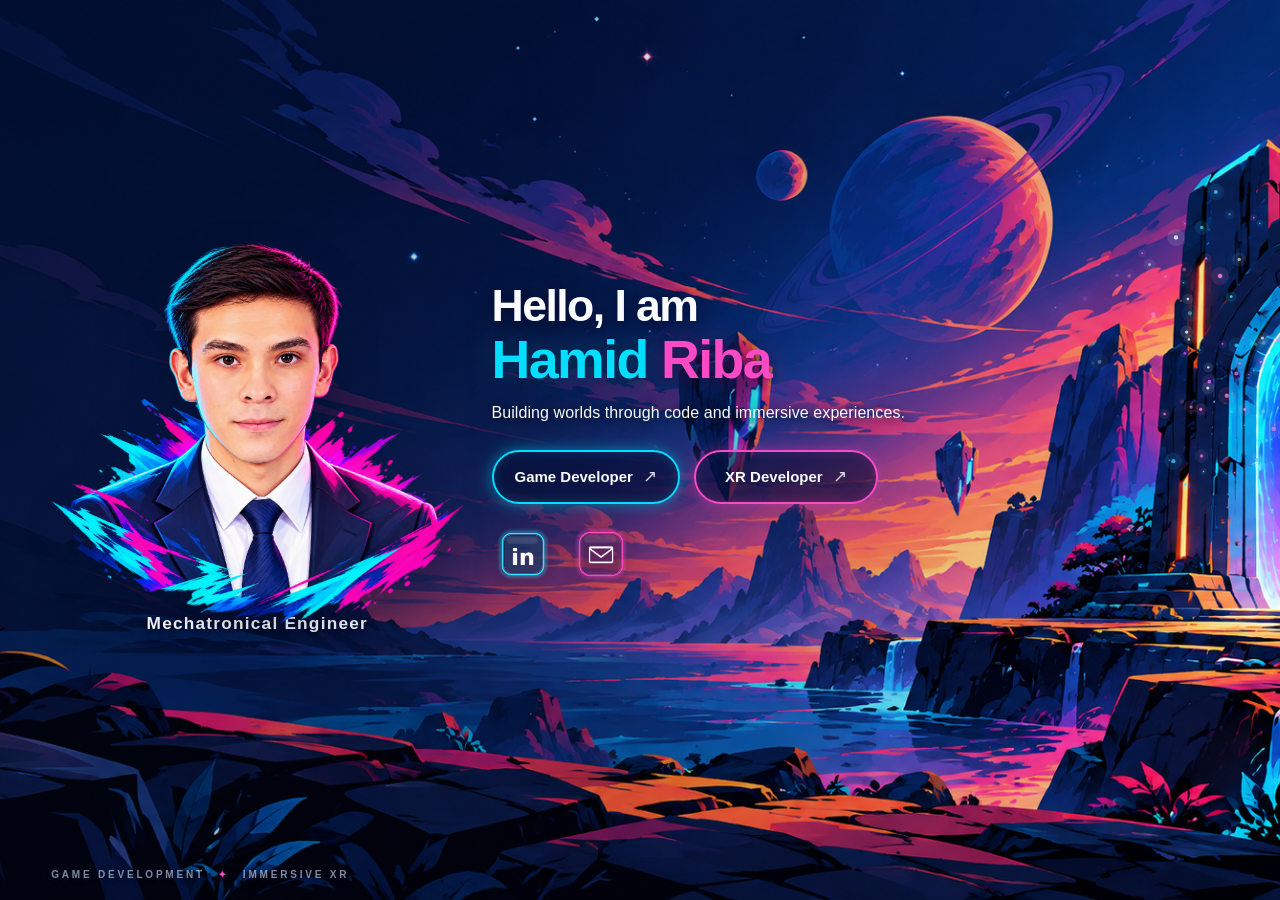
<file: index.html>
<!doctype html>
<html lang="en">
<head>
  <meta charset="utf-8">
  <meta name="viewport" content="width=device-width, initial-scale=1">
  <meta name="description" content="Hamid Riba — Mechatronics engineering, game development and immersive XR experiences.">
  <meta name="theme-color" content="#07112d">
  <title>Hamid Riba | Game & XR Developer</title>
  <link rel="stylesheet" href="styles.css">
  <script defer src="script.js"></script>
</head>
<body class="home">
  <main>
    <section class="hero" id="home" aria-labelledby="intro-title">
      <div class="scene-background" aria-hidden="true"></div>
      <div class="scene-overlay" aria-hidden="true"></div>
      <canvas id="portal-particles" aria-hidden="true"></canvas>

      <div class="hero-content">
        <div class="profile-section">
          <img class="profile-art" src="assets/perfil.png" alt="Illustrated portrait of Hamid Riba with cyan and magenta brush strokes" width="1295" height="1215" fetchpriority="high">
          <p class="profile-role">Mechatronical Engineer</p>
          <div class="motion-controls" id="motion-controls" hidden>
            <button type="button" id="motion-toggle" class="motion-toggle" aria-pressed="false">Enable 3D tilt</button>
            <p id="motion-status" class="motion-status" role="status" aria-live="polite"></p>
          </div>
        </div>

        <div class="intro-section">
          <h1 id="intro-title"><span class="greeting">Hello, I am</span><span class="name"><span class="name-first">Hamid</span> <span class="name-last">Riba</span></span></h1>
          <p class="tagline">Building worlds through code and immersive experiences.</p>

          <nav class="specialty-links" aria-label="Explore my work">
            <a class="specialty-button game-button" href="game-developer.html" target="_blank" rel="noopener noreferrer">Game Developer <span class="external-arrow" aria-hidden="true">↗</span></a>
            <a class="specialty-button xr-button" href="xr-developer.html" target="_blank" rel="noopener noreferrer">XR Developer <span class="external-arrow" aria-hidden="true">↗</span></a>
          </nav>

          <div class="contact-links" aria-label="Contact and social networks">
            <a class="icon-link linkedin-link" href="https://www.linkedin.com/in/hamid-riba-developer/" target="_blank" rel="noopener noreferrer" aria-label="Visit my LinkedIn profile" title="LinkedIn · Hamid Riba">
              <img src="assets/linkedin.png" alt="" width="1024" height="1024">
            </a>
            <a class="icon-link email-link" href="mailto:hamidriba@hotmail.com" aria-label="Send an email to hamidriba@hotmail.com" title="Email: hamidriba@hotmail.com">
              <img src="assets/correo.png" alt="" width="1024" height="1024">
              <span class="email-tooltip" aria-hidden="true">hamidriba@hotmail.com</span>
            </a>
          </div>
        </div>
      </div>
      <span class="scene-credit" aria-hidden="true">GAME DEVELOPMENT <span>✦</span> IMMERSIVE XR</span>
    </section>
  </main>
</body>
</html>
</file>
<file: styles.css>
:root {
  color-scheme: dark;
  --ink: #f9fbff;
  --cyan: #02deff;
  --pink: #fa4ac6;
  --base: #06112d;
  --canvas-bg: url("assets/fondo.png");
}
* { box-sizing: border-box; }
html { scroll-behavior: smooth; }
body { margin: 0; background: var(--base); color: var(--ink); font-family: "Segoe UI", Inter, Arial, Helvetica, sans-serif; }
a { color: inherit; }
a:focus-visible { outline: 3px solid white; outline-offset: 5px; }
.hero { min-height: 100vh; min-height: 100svh; isolation: isolate; position: relative; overflow: hidden; display: grid; align-items: center; }
.scene-background, .scene-overlay, #portal-particles { position: absolute; inset: 0; width: 100%; height: 100%; pointer-events: none; }
.scene-background { z-index: -3; background-image: var(--canvas-bg); background-size: cover; background-position: 50% 50%; background-repeat: no-repeat; }
.scene-overlay { z-index: -2; background: linear-gradient(90deg, rgba(1,9,30,.30) 0%,rgba(2,9,32,.18) 41%, rgba(4,14,46,.08) 70%, transparent 100%); }
#portal-particles { z-index: -1; }
.hero-content { position: relative; width: min(100%, 1700px); margin: auto; display: grid; grid-template-columns: minmax(310px, 35%) minmax(360px, 1fr); gap: clamp(4px,1.2vw,28px); align-items: center; padding: 4rem clamp(32px,4vw,82px) 4.3rem; }
.profile-section { justify-self: start; align-self: center; text-align: center; width: min(100%, 520px); transform: translateY(-12px); }
.profile-art { display: block; height: auto; width: 100%; filter: drop-shadow(0 15px 20px rgba(0, 3, 20, .24)); }
.profile-role { font-size: clamp(17px, 1.35vw, 24px); font-weight: 550; letter-spacing: .07em; color: #f7fbff; text-shadow: 0 2px 16px rgba(0, 0, 24, .95),0 1px 3px #08112e; margin: -2.5% 0 0; }
.intro-section { width: max-content; max-width: min(100%, 760px); justify-self: start; margin: -20px 0 0 clamp(0px,1vw,20px); filter: drop-shadow(0 2px 13px rgba(0,6,35,.28)); }
h1 { margin: 0; line-height: 1.04; font-size: clamp(42px, 4.2vw, 76px); font-weight: 800; letter-spacing: -.03em; text-shadow: 0 3px 16px rgba(0,6,36,.58); }
h1 span { display: block; }
h1 .greeting { font-size: .83em; letter-spacing: -.035em; margin-bottom: .06em; }
h1 .name { white-space: nowrap; }
h1 .name-first, h1 .name-last { display: inline; }
.name-first { color: var(--cyan); text-shadow: 0 0 23px rgba(0,229,255,.24), 0 2px 12px rgba(0,7,32,.5); }
.name-last { color: var(--pink); text-shadow: 0 0 23px rgba(255,73,200,.25), 0 2px 12px rgba(0,7,32,.5); }
.tagline { font-size: clamp(16px, 1.25vw, 21px); letter-spacing: .005em; font-weight: 450; margin: 16px 0 28px; max-width: 550px; text-wrap: balance; text-shadow: 0 2px 12px rgba(0,5,30,.85); }
.specialty-links { display: flex; align-items: center; flex-wrap: wrap; gap: 14px; }
.specialty-button { display: inline-flex; align-items: center; justify-content: center; gap: 10px; padding: 13px 21px; min-height: 54px; min-width: 184px; text-align: center; border: 2px solid; border-radius: 999px; text-decoration: none; font-size: clamp(15px, 1.06vw, 18px); font-weight: 650; background: rgba(5,13,51,.55); transition: transform .2s ease, box-shadow .2s ease, background .2s ease; backdrop-filter: blur(6px); -webkit-backdrop-filter: blur(6px); }
.specialty-button:hover { transform: translateY(-3px); background: rgba(17,16,62,.86); }
.game-button { border-color: var(--cyan); box-shadow: inset 0 0 12px rgba(0,215,255,.16), 0 0 16px rgba(0,222,255,.5); }
.game-button:hover { box-shadow: 0 0 28px rgba(0,222,255,.75); }
.xr-button { border-color: var(--pink); box-shadow: inset 0 0 12px rgba(250,74,198,.15),0 0 15px rgba(250,74,198,.45); }
.xr-button:hover { box-shadow: 0 0 28px rgba(250,74,198,.75); }
.external-arrow { font-size: 17px; opacity: .85; font-weight: 400; }
.contact-links { display: flex; align-items: center; gap: 0; margin: 11px 0 0 -8px; }
.icon-link { display: grid; place-items: center; height: 78px; width: 78px; position: relative; transition: transform .2s ease, filter .2s ease; }
.icon-link:hover { transform: translateY(-4px) scale(1.07); filter: brightness(1.12); }
.icon-link img { display: block; width: 100%; height: 100%; object-fit: contain; }
.email-tooltip { position: absolute; top: 90%; left: 50%; transform: translateX(-50%) translateY(-5px); pointer-events: none; opacity: 0; font-size: 12px; letter-spacing: .02em; white-space: nowrap; border: 1px solid rgba(255,255,255,.22); background: rgba(3,8,30,.9); box-shadow: 0 4px 18px rgba(0,0,0,.3); padding: 5px 9px; border-radius: 7px; transition: opacity .18s,transform .18s; }
.email-link:hover .email-tooltip, .email-link:focus-visible .email-tooltip { opacity: 1; transform: translateX(-50%) translateY(0); }
.scene-credit { position:absolute; bottom:20px; left: clamp(32px,4vw,82px); font-weight: 600; font-size: 10px; letter-spacing: .28em; color: rgba(228,242,255,.57); text-shadow: 0 1px 5px #031031; pointer-events:none; }
.scene-credit span { color: var(--pink); margin: 0 8px; }
/* Dedicated Game Developer and XR Developer pages */
.inner-page { min-height:100svh; position:relative; isolation:isolate; overflow:hidden; }
.inner-page::before { content:""; position:fixed; inset:0; z-index:-2; background: linear-gradient(110deg,rgba(2,7,26,.87),rgba(3,10,35,.83) 63%,rgba(3,14,40,.6)), var(--canvas-bg) center/cover no-repeat; }
.inner-container { max-width:1130px; margin:0 auto; padding: 30px 28px 88px; }
.inner-nav { display:flex; justify-content:space-between; align-items:center; gap:20px; }
.back-link { text-decoration:none; color:#fff; font-weight:600; padding:12px 0; }
.back-link:hover { color:var(--cyan); }
.mini-brand { font-weight:750; letter-spacing:.06em; color:#eef8ff; }
.section-hero { margin-top: clamp(70px,11vh,130px); max-width:840px; }
.eyebrow { font-weight:760; font-size:13px; text-transform:uppercase; letter-spacing:.22em; color:var(--cyan); }
.xr-page .eyebrow { color:var(--pink); }
.section-hero h1 { margin: 14px 0 18px; font-size: clamp(48px,7vw,94px); }
.section-hero p { color:#dbe6f8; font-size:clamp(17px,2.2vw,23px); max-width:780px; line-height:1.6; }
.project-grid { display:grid; grid-template-columns:repeat(3,1fr); gap:20px; margin-top:54px; }
.project-card { min-height:225px; display:flex; flex-direction:column; padding:25px; background: rgba(9,21,61,.72); border:1px solid rgba(180,216,255,.21); border-radius:18px; box-shadow:0 16px 50px rgba(0,0,0,.18); backdrop-filter: blur(8px); }
.project-card h2 { font-size:24px; margin:0 0 12px; }
.project-card p { line-height:1.65; color:#d2def0; font-size:15px; margin:0 0 18px; }
.project-card a { color:var(--cyan); margin-top:auto; font-weight:650; text-decoration:none; }
.project-card a:hover { text-decoration:underline; }
.project-card.xr-card a { color:var(--pink); }
.inner-note { padding: 28px 0 0; color: #bdcce0; font-size:14px; }
@media (min-width:1700px) { .hero-content { transform:translateX(-22px); } }
@media (max-width:1050px) {
  .hero-content { grid-template-columns:minmax(270px,44%) minmax(310px,1fr); padding-inline:30px; }
  .intro-section { margin-left:0; }
  h1 { font-size:clamp(39px,5vw,60px); }
  .profile-role { font-size:18px; }
  .specialty-button { min-width: 154px; padding:11px 16px; }
}
@media (max-width:740px) {
  .hero { min-height: 100svh; }
  .scene-background { background-position: 100% 50%; }
  .scene-overlay { background:linear-gradient(180deg,rgba(1,5,26,.36),rgba(1,7,29,.58) 54%,rgba(1,7,29,.64) 100%); }
  .hero-content { width:100%; min-height: 100svh; padding: 34px 18px 56px; display:flex; flex-direction:column; align-items:center; justify-content:center; gap:12px; }
  .profile-section { width: min(80vw,350px); margin:0 auto; transform:none; }
  .profile-role { margin: -3px 0 0; font-size:clamp(15px,3vw,19px); }
  .intro-section { margin: 8px auto 0; width:100%; text-align:center; }
  h1 { font-size:clamp(36px,8.5vw,55px); }
  .tagline { font-size:clamp(14px,3.8vw,17px); margin:12px auto 20px; max-width:420px; }
  .specialty-links { justify-content:center; gap:10px; }
  .specialty-button { min-width: 140px; min-height:48px; padding:10px 12px; font-size:14px; }
  .contact-links { justify-content:center; margin: 13px auto 0; }
  .icon-link { height:76px; width:76px; }
  .scene-credit { display:none; }
  .project-grid { grid-template-columns:1fr; }
  .section-hero { margin-top: 65px; }
}
@media (max-height:730px) and (min-width:741px) {
  .hero-content { padding-block:2rem; }
  .profile-section { max-width: min(40vh,440px); }
  .profile-role { font-size:16px; }
  h1 { font-size:clamp(36px,4vw,62px); }
}
@media (max-width:365px) {
  .profile-section { width:75vw; }
  .specialty-button { min-width:131px; font-size:13px; }
  .intro-section h1 { font-size:34px; }
}
@media (prefers-reduced-motion:reduce) {
  *, *::before, *::after { animation-duration:.001ms !important; transition-duration:.001ms !important; scroll-behavior:auto !important; }
}


/* Portrait depth: the image file and its transparency stay unchanged. */
@media (hover: hover) and (pointer: fine) and (prefers-reduced-motion: no-preference) {
  .profile-section { perspective: 1050px; perspective-origin: center 48%; }
  .profile-art {
    transform: rotateX(var(--portrait-x, 0deg)) rotateY(var(--portrait-y, 0deg)) translateZ(var(--portrait-z, 0px));
    transform-style: preserve-3d;
    transform-origin: center center;
    will-change: transform;
  }
  .profile-section:hover .profile-art {
    filter: drop-shadow(var(--portrait-shadow-x, 0px) 20px 25px rgba(0, 3, 20, .38));
  }
}

/* 3D motion control appears only on touch devices with available sensors. */
.motion-controls { display: none; flex-direction: column; align-items: center; gap: 5px; margin-top: 12px; }
.motion-controls[hidden] { display: none !important; }
.motion-toggle {
  border: 1px solid rgba(66,225,255,.78);
  color: #fff;
  border-radius: 999px;
  padding: 9px 16px;
  background: rgba(3,12,44,.78);
  box-shadow: 0 0 10px rgba(0,220,255,.18);
  font: inherit;
  font-size: 13px;
  cursor: pointer;
  -webkit-tap-highlight-color: transparent;
}
.motion-toggle[aria-pressed="true"] { border-color: var(--pink); box-shadow: 0 0 12px rgba(250,74,198,.28); }
.motion-status { font-size: 11px; line-height: 1.3; margin: 1px 0 0; color: #dceafa; text-shadow: 0 1px 5px #05102b; max-width: 265px; }
@media (hover: none) and (pointer: coarse) and (prefers-reduced-motion: no-preference) {
  .motion-controls:not([hidden]) { display: flex; }
  .profile-section { perspective: 1050px; perspective-origin: center 48%; }
  .profile-art {
    transform: rotateX(var(--portrait-x,0deg)) rotateY(var(--portrait-y,0deg)) translateZ(var(--portrait-z,0px));
    transform-style: preserve-3d;
    transform-origin: center center;
    will-change: transform;
  }
}
</file>
